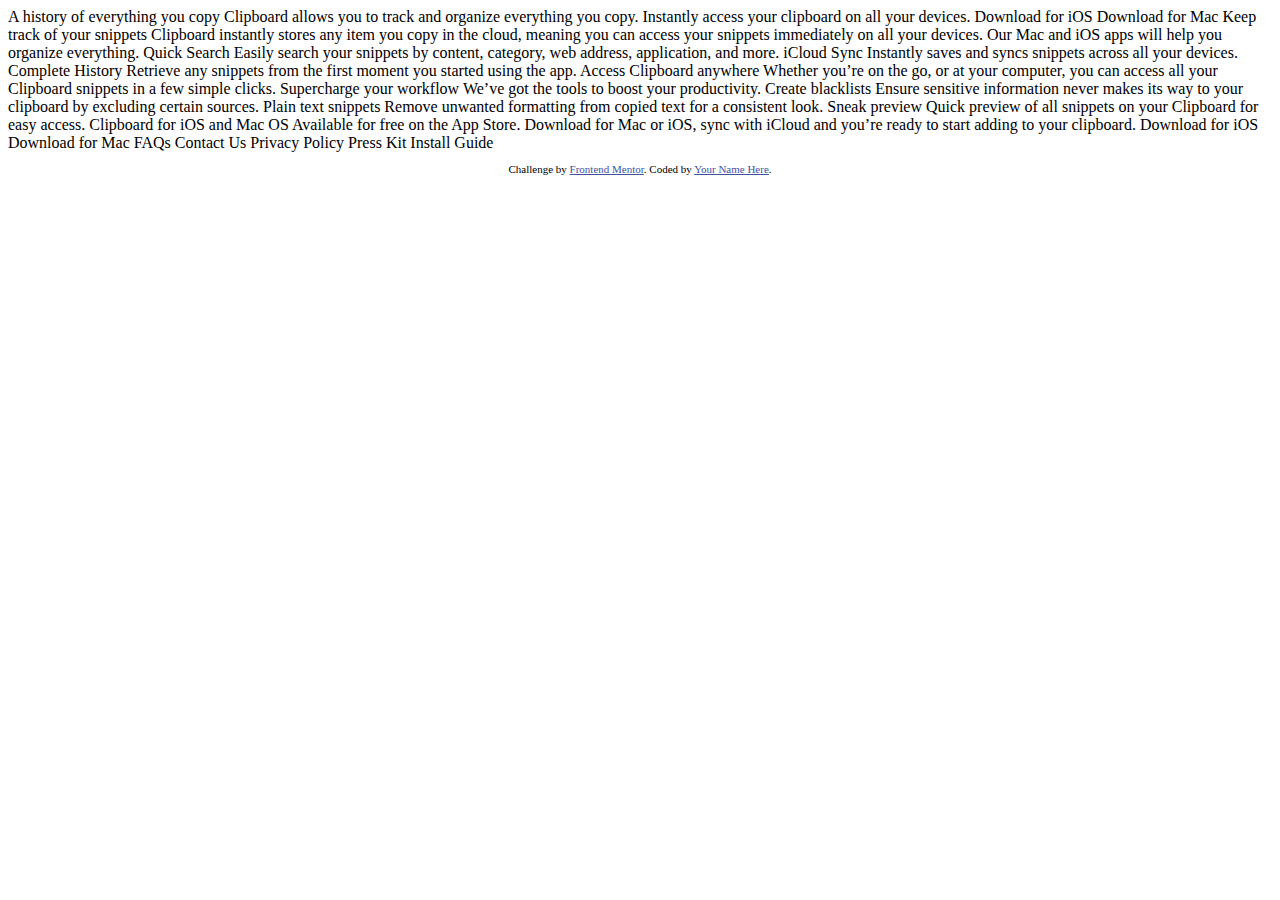
<file: clipboard-landing-page/index.html>
<!DOCTYPE html>
<html lang="en">
<head>
  <meta charset="UTF-8">
  <meta name="viewport" content="width=device-width, initial-scale=1.0"> <!-- displays site properly based on user's device -->

  <link rel="icon" type="image/png" sizes="32x32" href="./images/favicon-32x32.png">
  
  <title>Frontend Mentor | Clipboard landing page</title>

  <!-- Feel free to remove these styles or customise in your own stylesheet 👍 -->
  <style>
    .attribution { font-size: 11px; text-align: center; }
    .attribution a { color: hsl(228, 45%, 44%); }
  </style>
</head>
<body>

  A history of everything you copy

  Clipboard allows you to track and organize everything you 
  copy. Instantly access your clipboard on all your devices.

  Download for iOS
  Download for Mac

  Keep track of your snippets

  Clipboard instantly stores any item you copy in the cloud, 
  meaning you can access your snippets immediately on all your 
  devices. Our Mac and iOS apps will help you organize everything.

  Quick Search

  Easily search your snippets by content, category, web address, application, and more.

  iCloud Sync

  Instantly saves and syncs snippets across all your devices.

  Complete History

  Retrieve any snippets from the first moment you started using the app.

  Access Clipboard anywhere

  Whether you’re on the go, or at your computer, you can access all your Clipboard 
  snippets in a few simple clicks.

  Supercharge your workflow

  We’ve got the tools to boost your productivity.

  Create blacklists

  Ensure sensitive information never makes its way to your clipboard by excluding certain sources.

  Plain text snippets

  Remove unwanted formatting from copied text for a consistent look.

  Sneak preview

  Quick preview of all snippets on your Clipboard for easy access.

  Clipboard for iOS and Mac OS

  Available for free on the App Store. Download for Mac or iOS, sync with iCloud 
  and you’re ready to start adding to your clipboard.

  Download for iOS
  Download for Mac

  FAQs
  Contact Us
  Privacy Policy
  Press Kit
  Install Guide
  
  <footer>
    <p class="attribution">
      Challenge by <a href="https://www.frontendmentor.io?ref=challenge" target="_blank">Frontend Mentor</a>. 
      Coded by <a href="#">Your Name Here</a>.
    </p>
  </footer>
</body>
</html>
</file>
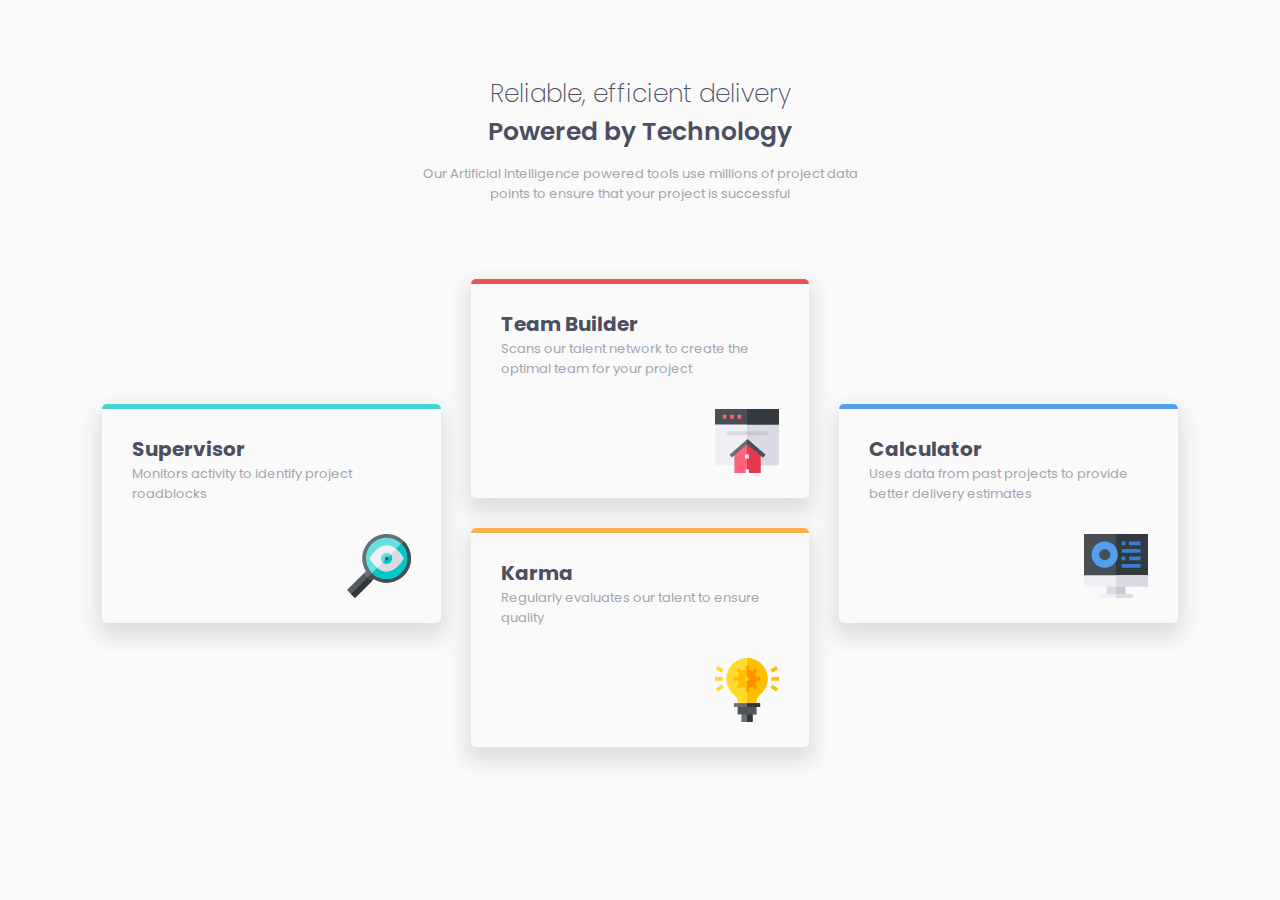
<file: four-card-feature-solution/index.html>
<!DOCTYPE html>
<html lang="en">
<head>
  <meta charset="UTF-8">
  <meta name="viewport" content="width=device-width, initial-scale=1.0">
  <meta http-equiv="X-UA-Compatible" content="ie=edge">


  <link href="https://fonts.googleapis.com/css2?family=Poppins:wght@200;400;600&display=swap" rel="stylesheet">

  <link rel="stylesheet" href="style.css">
  <link rel="icon" type="image/png" sizes="32x32" href="./images/favicon-32x32.png">
  
  <title>Frontend Mentor | Four card feature section</title>
</head>
<body>
  <header class="header">
    <h1>Reliable, efficient delivery</h1>
    <h2 >Powered by Technology</h2>

    <p>
      Our Artificial Intelligence powered tools use millions of project data points 
    to ensure that your project is successful
    </p>
  </header>

  <section class="cards">
    <div class="card1">
      <h1 class="card-title">Supervisor</h1>
      <p class="card-paragraph">Monitors activity to identify project roadblocks</p>
      <div class="card-image">
        <img src="images/icon-supervisor.svg">
      </div>
    </div>

    <div class="card2">
      <h1 class="card-title">Team Builder</h1>
      <p class="card-paragraph">Scans our talent network to create the optimal team for your project</p>
      <div class="card-image">
        <img src="images/icon-team-builder.svg">
      </div>
    </div>
    
    <div class="card3">
      <h1 class="card-title">Karma</h1>
      <p class="card-paragraph">Regularly evaluates our talent to ensure quality</p>
      <div class="card-image">
        <img src="images/icon-karma.svg">
      </div>
    </div>

    <div class="card4">
      <h1 class="card-title">Calculator</h1>
      <p class="card-paragraph">Uses data from past projects to provide better delivery estimates</p>
      <div class="card-image">
        <img src="images/icon-calculator.svg">
      </div>
    </div>
  </section>
</body>
</html>
</file>
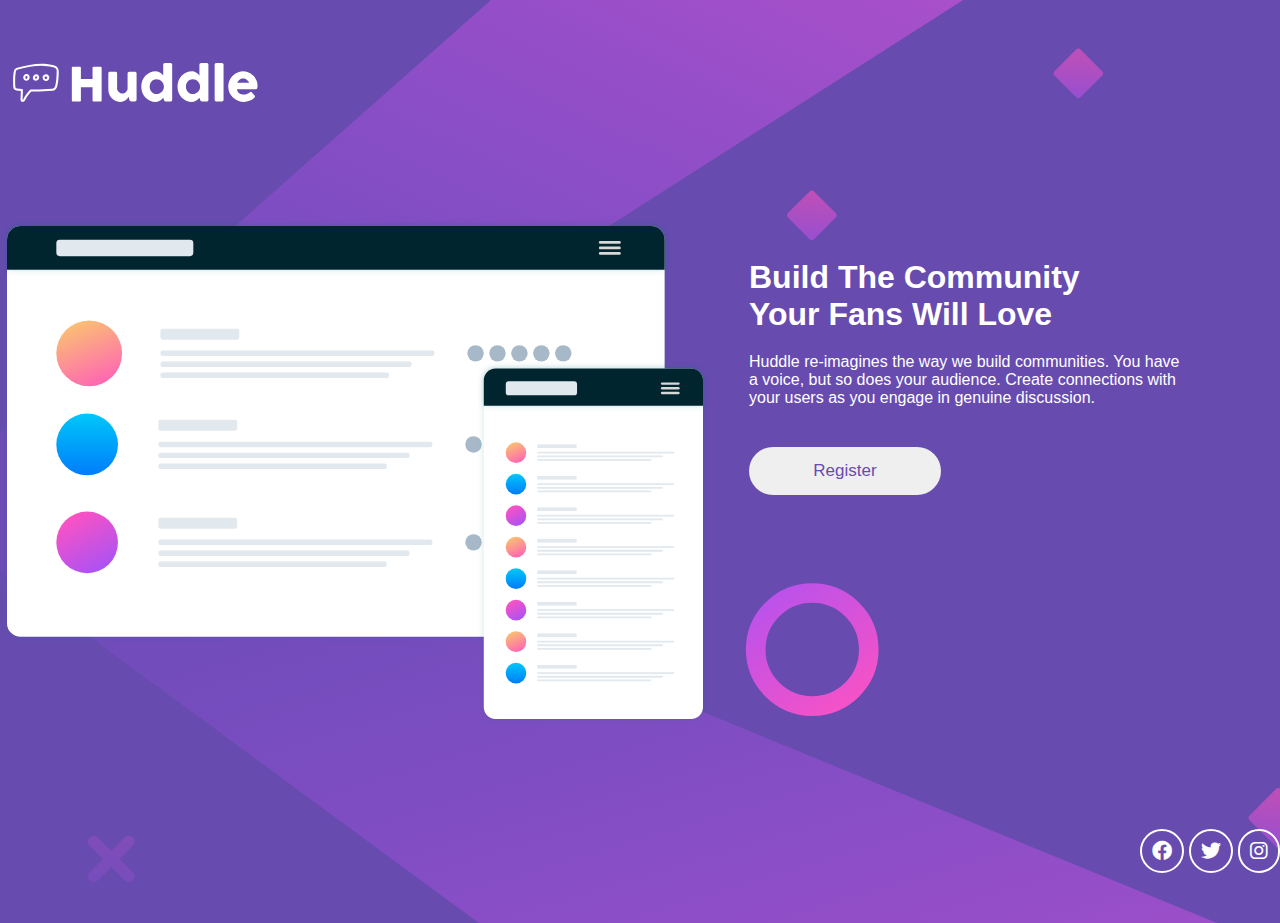
<file: huddle-landing-page/index.html>
<!DOCTYPE html>
<html lang="en">

<head>
  <meta charset="UTF-8" />
  <meta name="viewport" content="width=device-width, initial-scale=1.0">

  <link rel="icon" type="image/png" sizes="32x32" href="./images/favicon-32x32.png" />

  <title>
    Frontend Mentor | Huddle landing page with single introductory section
  </title>
  <link rel="stylesheet" href="styles.css" />
  <link rel="stylesheet" href="https://cdnjs.cloudflare.com/ajax/libs/font-awesome/6.0.0-beta3/css/all.min.css" />
  </style>
</head>

<body>
  <div id="main-card">
  <header>
    <img src="./images/logo.svg" alt="logo-img" />
  </header>

  <main>
    <div class="left-panel">
      <img src="./images/illustration-mockups.svg" alt="illustration-mockups" />
    </div>

    <div class="right-panel">
      <h1> Build The Community Your Fans Will Love</h1>
      <p>Huddle re-imagines the way we
        build communities. You have a voice, but so does your audience. Create
        connections with your users as you engage in genuine discussion.</p>
      <input type="button" value="Register" id="button">
    </div>
  </main>

  <footer>
    <div class="links">
      <i class="fab fa-facebook"></i>
      <i class="fab fa-twitter"></i>
      <i class="fab fa-instagram"></i>
    </div>
  </footer>
</div>
</body>
</html>
</file>
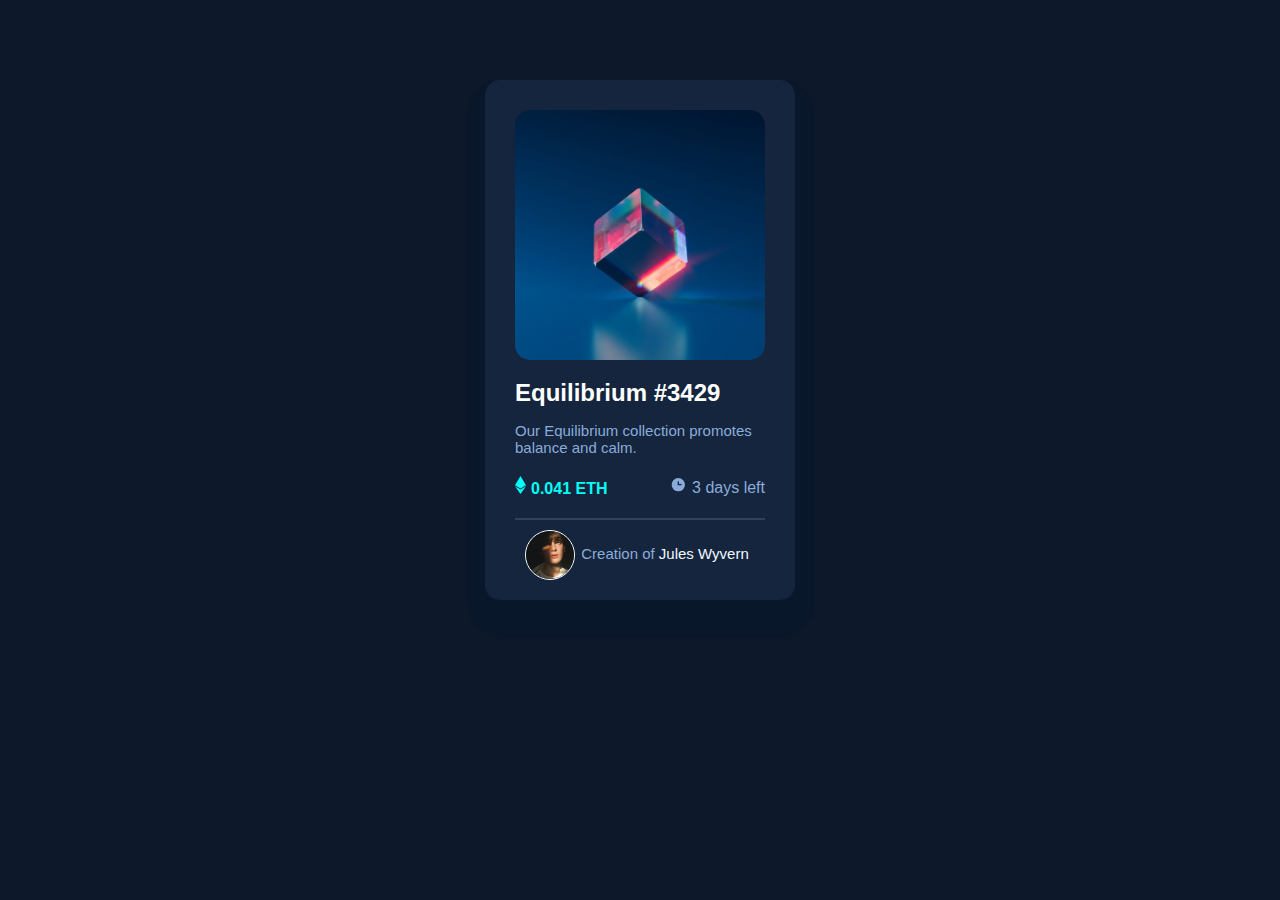
<file: nft-preview-card-component/index.html>
<!DOCTYPE html>
<html lang="en">
<head>
  <meta charset="UTF-8">
  <meta name="viewport" content="width=device-width, initial-scale=1.0"> 
  <link rel="stylesheet" href="style.css">
  <link rel="icon" type="image/png" sizes="32x32" href="./images/favicon-32x32.png">
  
  <title>Frontend Mentor | NFT preview card component</title>

  
  <style>
    .attribution { font-size: 11px; text-align: center; }
    .attribution a { color: hsl(228, 45%, 44%); }
  </style>
</head>
<body>
<main>
  <div class="main-img">
    <img src="images/image-equilibrium.jpg" alt="Equilibrium-img">
  </div>
  <div class="section">

    <h2>Equilibrium #3429</h2>

    <p>Our Equilibrium collection promotes balance and calm.</p>
  <div class="section-down">
    <div class="sd-left">
      <svg width="11" height="18" xmlns="http://www.w3.org/2000/svg"><path d="M11 10.216 5.5 18 0 10.216l5.5 3.263 5.5-3.262ZM5.5 0l5.496 9.169L5.5 12.43 0 9.17 5.5 0Z" fill="#00FFF8"/></svg>0.041 ETH
    </div>
    <div class="sd-right">
      <svg width="17" height="17" xmlns="http://www.w3.org/2000/svg"><path d="M8.305 2.007a6.667 6.667 0 1 0 0 13.334 6.667 6.667 0 0 0 0-13.334Zm2.667 7.334H8.305a.667.667 0 0 1-.667-.667V6.007a.667.667 0 0 1 1.334 0v2h2a.667.667 0 0 1 0 1.334Z" fill="#8BACD9"/></svg>3 days left
    </div>
    
  </div>
  <hr class="custom-hr">
  <div class="author-section">
    <img src="images/image-avatar.png" alt="author-profile">
    <p>Creation of <b>Jules Wyvern</b></p>
  </div>
    
  </div>
 
</main>
  <!-- <div class="attribution">
    Challenge by <a href="https://www.frontendmentor.io?ref=challenge" target="_blank">Frontend Mentor</a>. 
    Coded by <a href="#">Your Name Here</a>.
  </div> -->
</body>
</html>
</file>
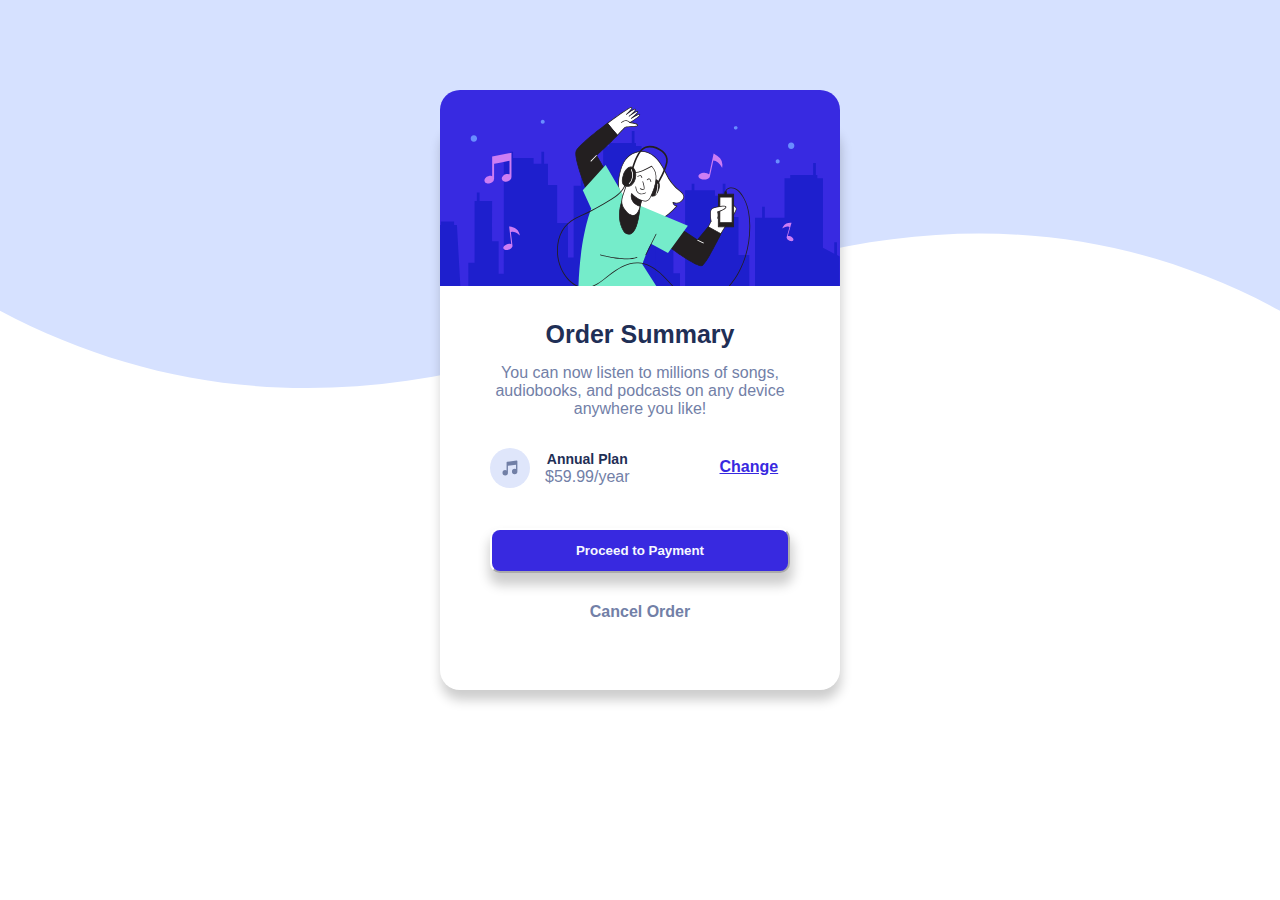
<file: order-summary-component/index.html>
<!DOCTYPE html>
<html lang="en">

<head>
  <meta charset="UTF-8" />
  <meta name="viewport" content="width=device-width, initial-scale=1.0" />
  <!-- displays site properly based on user's device -->

  <link rel="icon" type="image/png" sizes="32x32" href="./images/favicon-32x32.png" />
  <link rel="stylesheet" href="styles.css" />
  <title>Frontend Mentor | Order summary card</title>

  <!-- Feel free to remove these styles or customise in your own stylesheet 👍 -->
  <style>
    .attribution {
      font-size: 11px;
      text-align: center;
    }

    .attribution a {
      color: hsl(228, 45%, 44%);
    }
  </style>
</head>

<body>
  <main>
    <div class="card">
      <top-image>
        <div class="image">
          <img src="images/illustration-hero.svg" alt="top-img" />
        </div>
      </top-image>
      <sub-content>        
        <subcon-heading>
          <div class="summary">
            <h1>Order Summary</h1>
          </subcon-heading>

        <des-section>
          <p>
            You can now listen to millions of songs, audiobooks, and podcasts on
            any device anywhere you like!
          </p>
        </des-section>

        <Plan-section>
          <div class="plan-details">
            <div class="left-part">
              <img src="images/icon-music.svg" alt="icon-music" />
              <p>
                <b>Annual Plan</b><br>
                $59.99/year
              </p>
            </div>
            <div class="right-part">
              <p><u>Change</u></p>
            </div>
          </div>
        </Plan-section>

        <submit-icon>
          <div class="submit">
            <button>Proceed to Payment</button>
            <p>Cancel Order</p>
          </div>
        </submit-icon>
    </div>
    </div>
    </sub-content>
  </main>
   <!-- <div class="attribution">
      Challenge by
      <a href="https://www.frontendmentor.io?ref=challenge" target="_blank"
        >Frontend Mentor</a
      >. Coded by <a href="#">Jeffin Issac</a>.
    </div>  -->
</body>

</html>
</file>
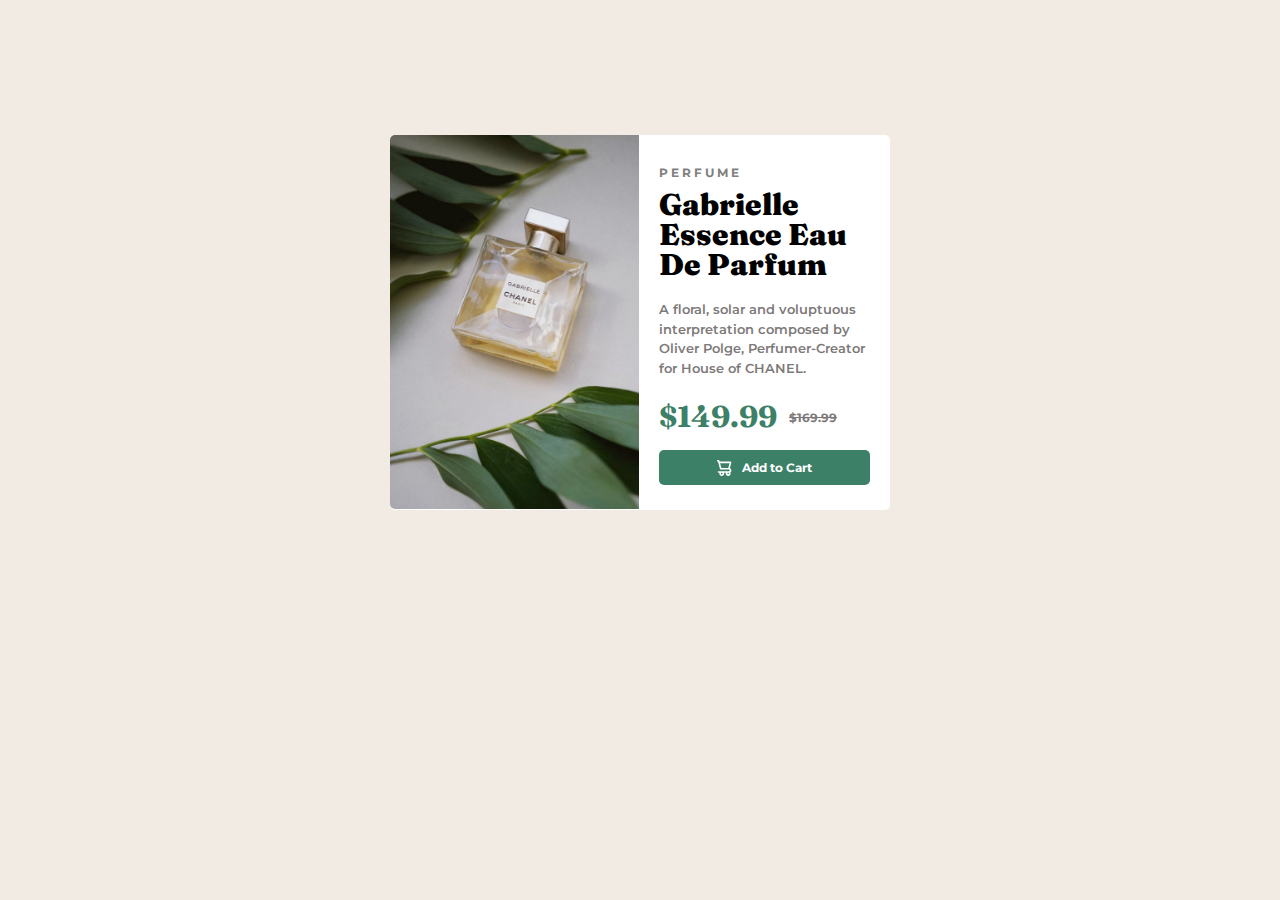
<file: product-preview-card/index.html>
<!DOCTYPE html>
<html lang="en">
  <head>
    <meta charset="UTF-8" />
    <meta name="viewport" content="width=device-width, initial-scale=1.0" />

    <link
      rel="icon"
      type="image/png"
      sizes="32x32"
      href="./images/favicon-32x32.png"
    />
    <link rel="stylesheet" href="styles.css" />
    <title>Frontend Mentor | Product preview card component</title>
  </head>
  <body>
    <main>
    <div class="main">
      <left-section></left-section>
      <div class="section-left">
        <img src="images/image-product-desktop.jpg" alt="product-img" />
      </div>
    </left-section>

    <right-section>
      <div class="section-right">

        <heading>
        <div class="text-one">
          <p>P E R F U M E</p>
        </div>
      </heading>

      <product-name>
        <div class="text-two">
          <h2>Gabrielle Essence Eau De Parfum</h2>
        </div>
      </product-name>

      <Product-description>
        <div class="des">
          <p>
            A floral, solar and voluptuous interpretation composed by Oliver
            Polge, Perfumer-Creator for House of CHANEL.
          </p>
        </div>
      </Product-description>

      <Price-section>
        <div class="price">
          <div class="sale-price">
            <p>$149.99</p>
          </div>
          <div class="real-price">
            <p><strike>$169.99</strike></p>
          </div>
        </div>
      </Price-section>

      <cart-button>
        <div class="cartbtn">
          <svg width="15" height="16" xmlns="http://www.w3.org/2000/svg">
            <path
              d="M14.383 10.388a2.397 2.397 0 0 0-1.518-2.222l1.494-5.593a.8.8 0 0 0-.144-.695.8.8 0 0 0-.631-.28H2.637L2.373.591A.8.8 0 0 0 1.598 0H0v1.598h.983l1.982 7.4a.8.8 0 0 0 .799.59h8.222a.8.8 0 0 1 0 1.599H1.598a.8.8 0 1 0 0 1.598h.943a2.397 2.397 0 1 0 4.507 0h1.885a2.397 2.397 0 1 0 4.331-.376 2.397 2.397 0 0 0 1.12-2.021ZM11.26 7.99H4.395L3.068 3.196h9.477L11.26 7.991Zm-6.465 6.392a.8.8 0 1 1 0-1.598.8.8 0 0 1 0 1.598Zm6.393 0a.8.8 0 1 1 0-1.598.8.8 0 0 1 0 1.598Z"
              fill="#FFF"
            />
          </svg>
          <p>Add to Cart</p>
        </div>
      </cart-button>
      
      </div>
    </right-section>
    </div>
  
  </main>
  </body>
</html>
</file>
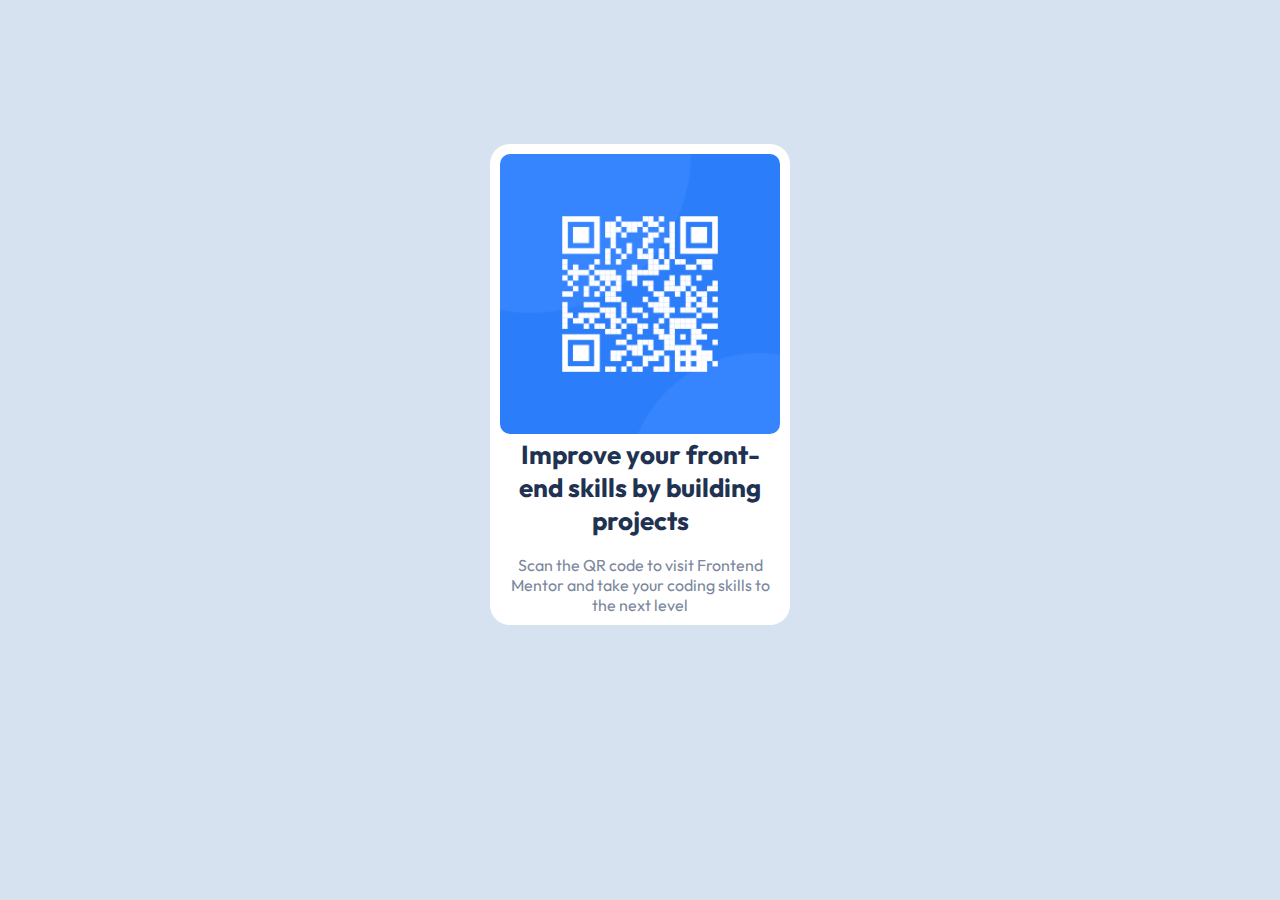
<file: QR-CODE-VIEWER/index.html>
<!DOCTYPE html>
<html lang="en">
<head>
    <meta charset="UTF-8">
    <meta name="viewport" content="width=device-width, initial-scale=1.0">
    <link rel="stylesheet" href="styles.css">
    <link rel="icon" type="image/png" sizes="32x32" href="./images/favicon-32x32.png">
    <link rel="preconnect" href="https://fonts.googleapis.com">
<link rel="preconnect" href="https://fonts.gstatic.com" crossorigin>
<link href="https://fonts.googleapis.com/css2?family=Outfit&display=swap" rel="stylesheet">
    <title>FRONTEND MENTOR | QR-CODE-COMPONENT</title>
</head>
<body>
    <main>
        <div class="main">
            <img src="images/image-qr-code.png" alt="qr-img" ><br>
            <div class="text">
            Improve your front-end skills by building projects <br>
        </div> 
<br>

        <div class="text2">
            Scan the QR code to visit Frontend  Mentor and take your coding skills to the next level
        </div>
        </div>

            </a>
        </div>
    </main>

<!--     <div class="attribution">
        Challenge by <a href="https://www.frontendmentor.io?ref=challenge" target="_blank">Frontend Mentor</a>. 
        Coded by <a href="#">Jeffin Issac</a>.
      </div> -->
</body>
</html>
</file>
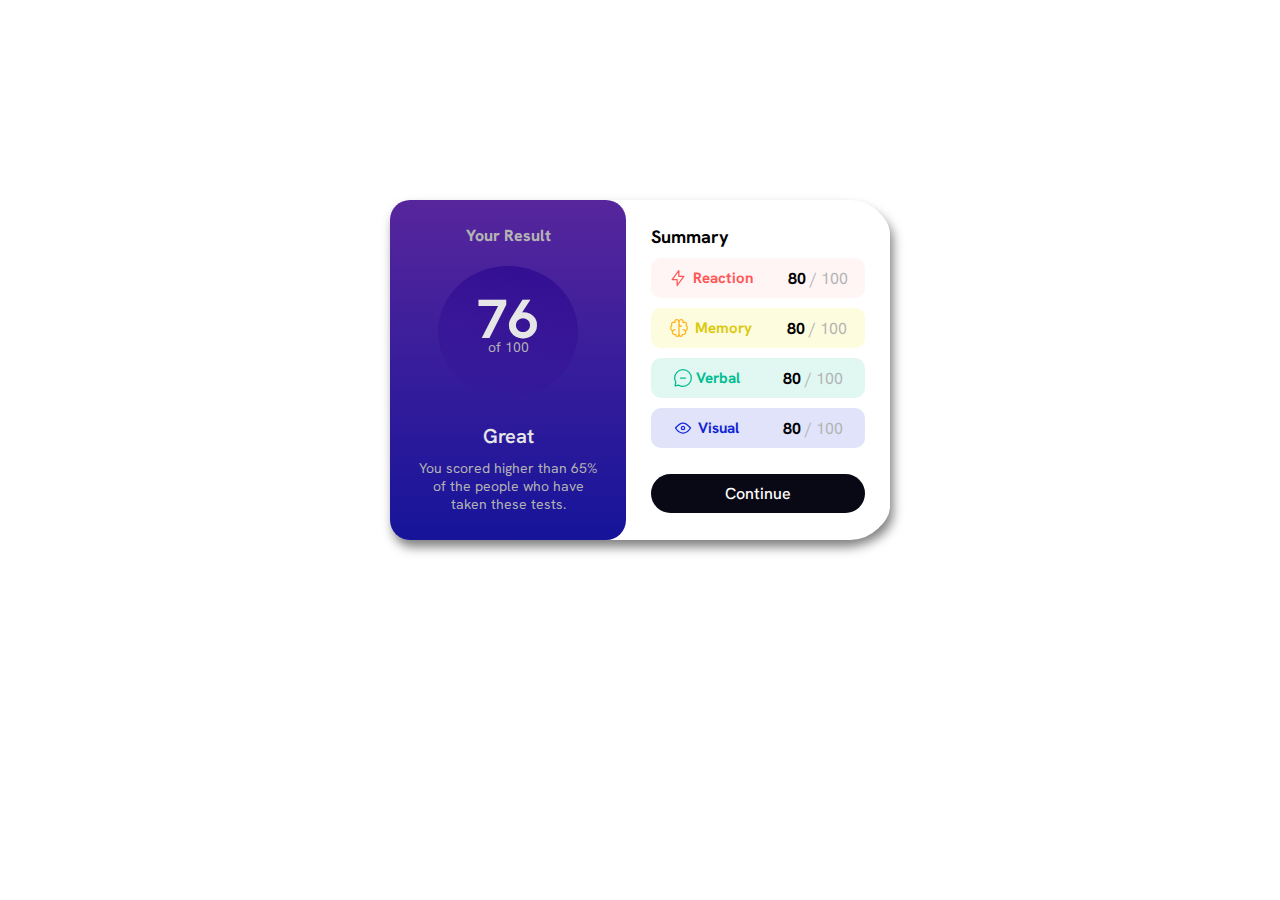
<file: Result-Summary-Component/index.html>
<!DOCTYPE html>
<html lang="en">
<head>
  <meta charset="UTF-8">
  <meta name="viewport" content="width=device-width, initial-scale=1.0"> 

  <link rel="icon" type="image/png" sizes="32x32" href="./assets/images/favicon-32x32.png">
  
  <title>Frontend Mentor | Results summary component</title>
  <link rel="stylesheet" href="styles.css">  
  <style>
    .attribution { font-size: 11px; text-align: center; }
    .attribution a { color: hsl(228, 45%, 44%); }
  </style>
</head>
<body>
<div class="main-card">
  <div class="result-card">
    <h4>Your Result</h4>
    <div class="mark-circle">
      <h1>76</h1>
      <p>of 100</p>
    </div>
    <h3>Great</h3>
    <p>You scored higher than 65% of the people who have taken these tests.</p>
  </div>
 <div class="summary-card">
  <div class="summary">
  <h4>Summary</h4>
</div>
  <div class="reaction">
  <img src="assets/images/icon-reaction.svg" alt="icon-reaction">
 <h4>Reaction</h4>
   <p><b>80</b> / 100</p>
  </div>

  <div class="memory">
    <img src="assets/images/icon-memory.svg" alt="icon-reaction">    <h4>Memory</h4>
    <p><b>80</b> / 100</p>
   </div>

   <div class="verbal">
    <img src="assets/images/icon-verbal.svg" alt="icon-reaction">    <h4>Verbal</h4>
    <p><b>80</b> / 100</p>
   </div>

   <div class="visual">
    <img src="assets/images/icon-visual.svg" alt="icon-reaction">    <h4>Visual</h4>
    <p><b>80</b> / 100</p>
   </div>

   <div class="continuebtn">
    <p>Continue</p>
   </div>


  </div>

</div>
</body>
</html>
</file>
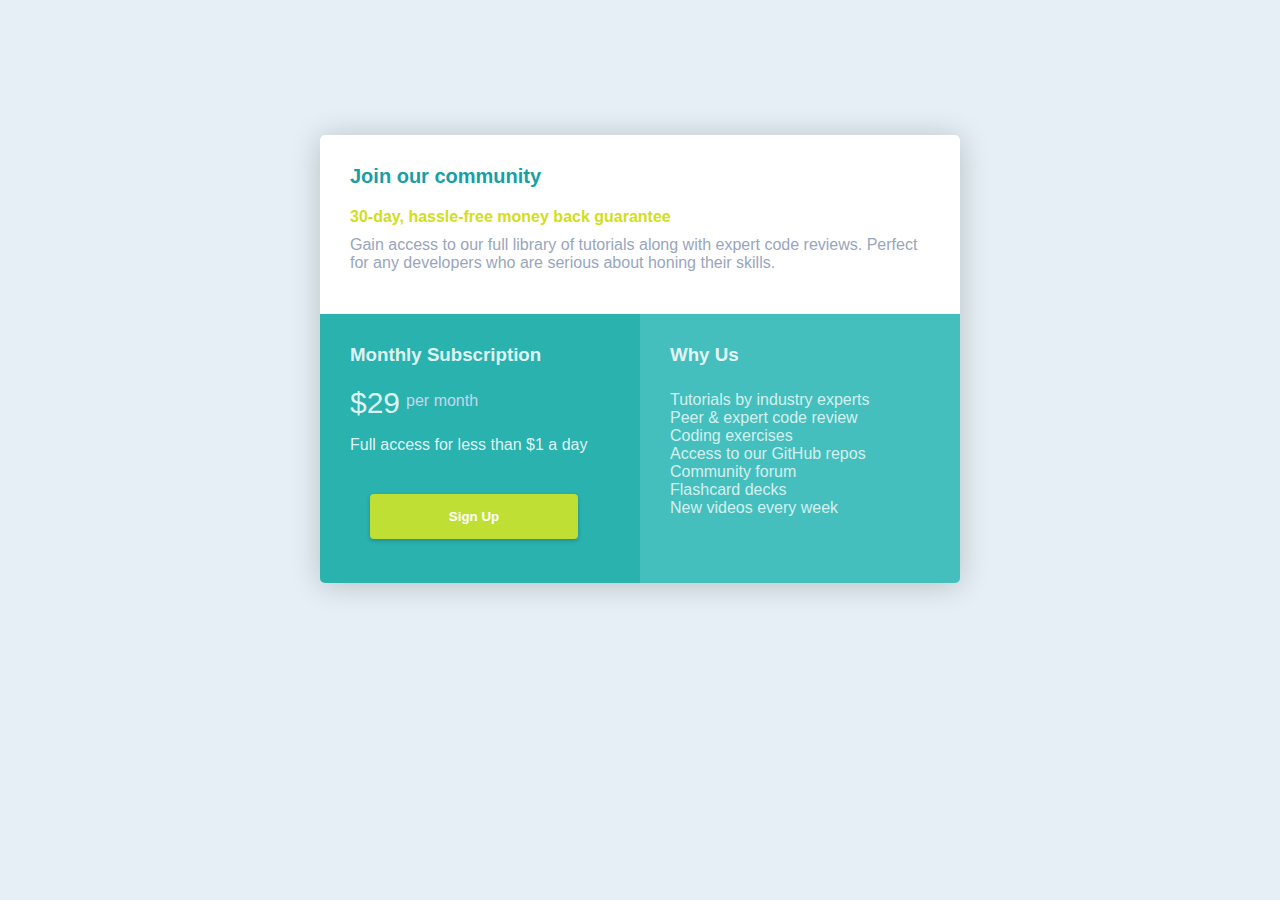
<file: single-price-grid-component/index.html>
<!DOCTYPE html>
<html lang="en">
  <head>
    <meta charset="UTF-8" />
    <meta name="viewport" content="width=device-width, initial-scale=1.0" />
    <!-- displays site properly based on user's device -->
    <link rel="stylesheet" href="styles.css" />
    <link
      rel="icon"
      type="image/png"
      sizes="32x32"
      href="./images/favicon-32x32.png"
    />

    <title>Frontend Mentor | Single Price Grid Component</title>
  </head>
  <body>
    <div class="main-box">
      <div class="row1">
        <h1>Join our community</h1>
        <p id="money-back">30-day, hassle-free money back guarantee</p>
        <p>
          Gain access to our full library of tutorials along with expert code
          reviews. Perfect for any developers who are serious about honing their
          skills.
        </p>
      </div>
      <!--Row 1-->

      <div class="row2">
        <div class="colL">
          <h3>Monthly Subscription</h3>
          <div class="price-box">
            <div class="dollar">&dollar;29</div>
            <!--Price container Left-->

            <div class="time-period">
              <!--Price container Right-->
              per month
            </div>
          </div>
          <!--Div Container for Price -->

          <p>Full access for less than &dollar;1 a day</p>
          <button>Sign Up</button>
          <!--Sign up button-->
        </div>
        <!--Column Left-->
        <div class="colR">
          <h3>Why Us</h3>
          <p>
            Tutorials by industry experts<br />
            Peer &amp; expert code review<br />
            Coding exercises<br />
            Access to our GitHub repos<br />
            Community forum<br />
            Flashcard decks<br />
            New videos every week
          </p>
        </div>
        <!--Column Right-->
      </div>
      <!--Row 2-->
    </div>
    <!--Main box-->
  </body>
</html>
</file>
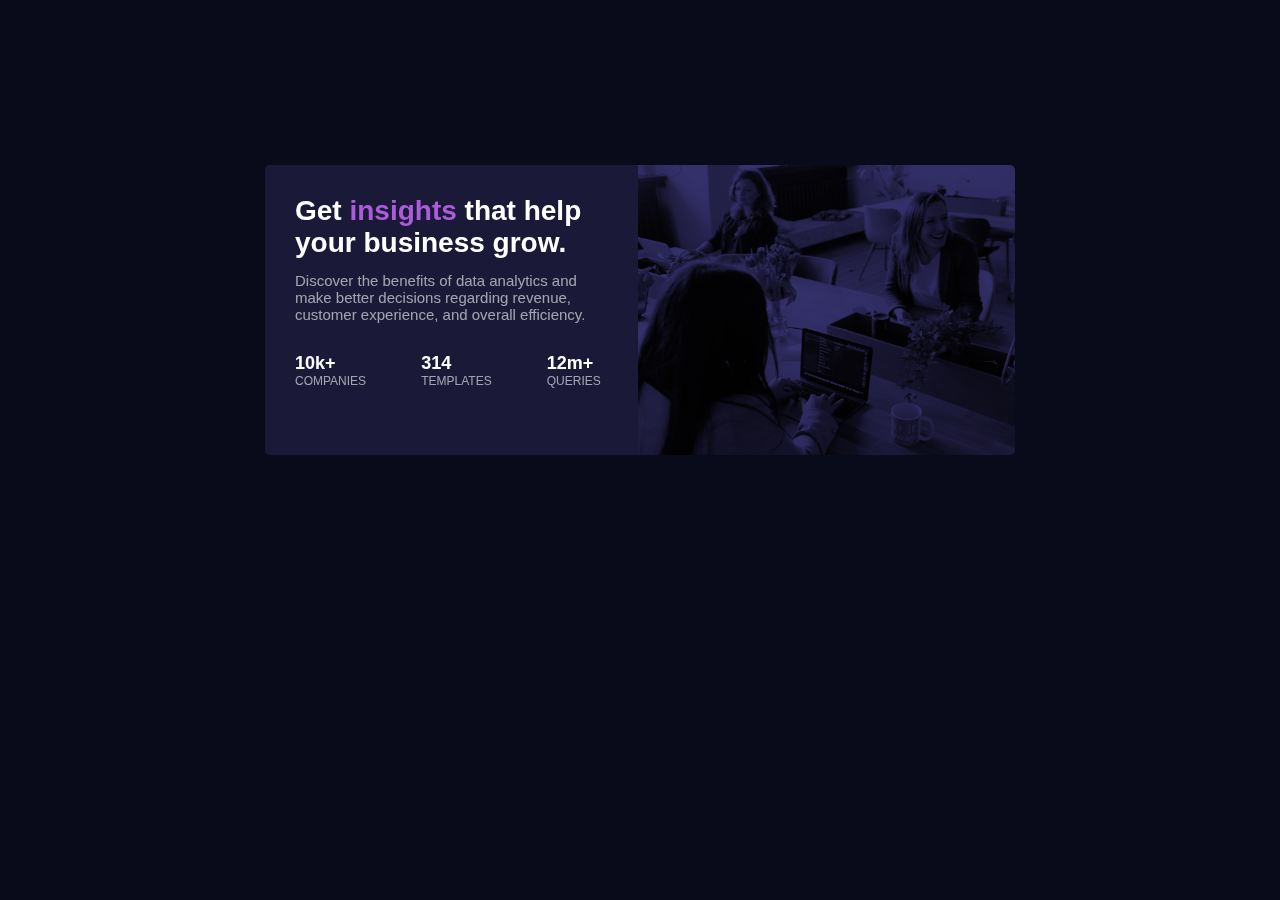
<file: stats-preview-card/index.html>
<!DOCTYPE html>
<html lang="en">
  <head>
    <meta charset="UTF-8" />
    <meta name="viewport" content="width=device-width, initial-scale=1.0" />
    <!-- displays site properly based on user's device -->

    <link
      rel="icon"
      type="image/png"
      sizes="32x32"
      href="./images/favicon-32x32.png"
    />

    <title>Frontend Mentor | Stats preview card component</title>
    <link rel="stylesheet" href="styles.css" />

    <!-- Feel free to remove these styles or customise in your own stylesheet 👍 -->
    <style>
      .attribution {
        font-size: 11px;
        text-align: center;
      }

      .attribution a {
        color: hsl(228, 45%, 44%);
      }
    </style>
  </head>

  <body>
    <div class="main">
      <div class="img-section">
        <img src="images/image-header-desktop.jpg" alt="image-header" />
      </div>
      <div class="left-section">
        <h1>Get <accent>insights</accent> that help your business grow.</h1>
        <info>
          <p>
            Discover the benefits of data analytics and make better decisions
            regarding revenue, customer experience, and overall efficiency.
          </p>
        </info>
        <div class="stats-section">
          <div class="comp-one">
            <h2>10k+</h2>
            COMPANIES
          </div>
          <div class="comp-two">
            <h2>314</h2>
            TEMPLATES
          </div>
          <div class="comp-three">
            <h2>12m+</h2>
            QUERIES
          </div>
        </div>
      </div>
    </div>
  </body>
</html>
</file>
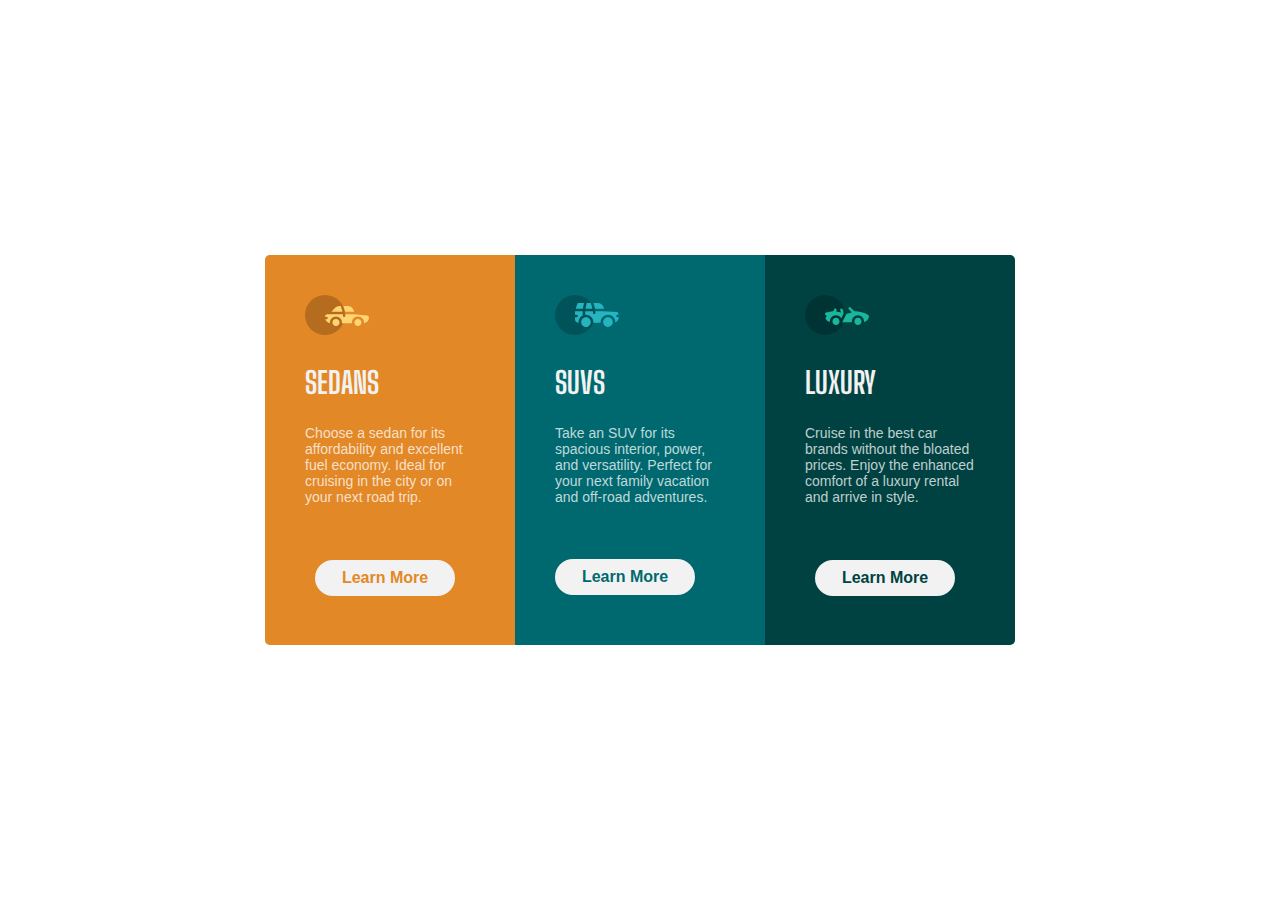
<file: tri-column-card/index.html>
<!DOCTYPE html>
<html lang="en">

<head>
  <meta charset="UTF-8">
  <meta name="viewport" content="width=device-width, initial-scale=1.0">
  <!-- displays site properly based on user's device -->

  <link rel="icon" type="image/png" sizes="32x32" href="./images/favicon-32x32.png">
  <link rel="stylesheet" href="styles.css">
  <title>Frontend Mentor | 3-column preview card component</title>

  <style>
    .attribution {
      font-size: 11px;
      text-align: center;
    }

    .attribution a {
      color: hsl(228, 45%, 44%);
    }
  </style>
</head>

<body>
  <main>
    <div class="main-card">
      
      <div class="sub-card1">
           <svg width="64" height="40" xmlns="http://www.w3.org/2000/svg"><g fill="none" fill-rule="evenodd"><circle fill="#000" opacity=".201" cx="20" cy="20" r="20"/><path d="M52.936 24.11c1.942 0 3.517 1.542 3.517 3.445 0 1.903-1.575 3.445-3.517 3.445s-3.516-1.542-3.516-3.445c0-1.903 1.574-3.445 3.516-3.445zm-21.957 0c1.942 0 3.517 1.542 3.517 3.445 0 1.903-1.575 3.445-3.517 3.445s-3.516-1.542-3.516-3.445c0-1.903 1.574-3.445 3.516-3.445zm6.948-4.848v1.429c0 .716.61 1.293 1.348 1.259a1.295 1.295 0 001.225-1.295v-1.393h8.256l13.483 1.313c.956.093 1.676.881 1.676 1.814 0 2.89-2.126 5.303-4.926 5.819.397-3.557-2.458-6.62-6.053-6.62-3.646 0-6.504 3.14-6.039 6.723h-9.879c.466-3.588-2.397-6.722-6.039-6.722-3.595 0-6.45 3.062-6.052 6.62-2.14-.398-3.916-1.912-4.61-3.931h1.142c.731 0 1.32-.598 1.285-1.322-.033-.678-.629-1.2-1.322-1.2H20v-.251c0-1.274 1.066-2.243 2.306-2.243h15.62zM42.59 11c2.645 0 4.99 1.556 5.972 3.963l.726 1.779H40.17L38.413 11h4.178zm-6.865 0l1.758 5.741H26.505l3.357-3.654A6.502 6.502 0 0134.644 11h1.082z" fill="#FFD473" fill-rule="nonzero"/></g></svg>
      <div class="heading">SEDANS</div>
      <div class="para">
        Choose a sedan for its affordability and excellent fuel economy. Ideal for cruising in the city
        or on your next road trip.
      </div>
      <div class="info-button">Learn More</div>
    </div>


    <div class="sub-card2">
        <svg width="64" height="40" xmlns="http://www.w3.org/2000/svg"><g fill="none" fill-rule="evenodd"><circle fill="#000" opacity=".201" cx="20" cy="20" r="20"/><path d="M31.002 22.358c2.917 0 5.18 2.593 4.762 5.506a4.828 4.828 0 01-2.962 3.778 4.797 4.797 0 01-5.3-1.165c-1.188-1.26-1.235-2.613-1.263-2.613-.42-2.924 1.857-5.506 4.763-5.506zm22 0c3.457 0 5.798 3.567 4.41 6.744A4.816 4.816 0 0152.3 31.94a4.826 4.826 0 01-4.06-4.077c-.42-2.915 1.846-5.506 4.762-5.506zm-15.04-6.083v1.462a1.29 1.29 0 001.352 1.29c.693-.033 1.227-.631 1.227-1.326v-1.426h8.3l13.056.716a1.29 1.29 0 011.164.917c.27.895.446 1.477.563 1.87h-1.047c-.694 0-1.291.534-1.324 1.228a1.29 1.29 0 001.288 1.352h1.445c-.164 2.225-1.57 4.193-3.6 5.05.13-4.212-3.255-7.63-7.384-7.63-4.317 0-7.762 3.718-7.358 8.086h-7.285c.43-4.655-3.503-8.531-8.131-8.046v-3.543h7.734zm-10.312 0v4.308a7.4 7.4 0 00-4.006 7.274 3.874 3.874 0 01-3.642-3.864v-1.635h1.46a1.29 1.29 0 000-2.58h-1.461v-3.213l.003-.29h7.646zm14.986-8.196c2.65 0 5 1.592 5.984 4.055l.63 1.579a5.525 5.525 0 01-.065-.004l-.026-.002-.034-.002-.022-.002a4.178 4.178 0 00-.224-.006l-.098-.001h-.039l-.136-.001h-.052l-.326-.001H40.211L38.528 8.08zm-13.632 0l-1.122 5.616h-7.144l1.47-4.71a1.29 1.29 0 011.231-.906h5.565zm6.832 0l1.683 5.615h-7.007l1.121-5.615h4.203z" fill="#26B5C0" fill-rule="nonzero"/></g></svg> 
      <div class="heading">SUVS</div>
         <div class="para">
          Take an SUV for its spacious interior, power, and versatility. Perfect for your next family vacation
          and off-road adventures.
         </div>
        <div class = "info-button">Learn More</div>
    </div>

    
    <div class="sub-card3">
        <svg width="64" height="40" xmlns="http://www.w3.org/2000/svg"><g fill="none" fill-rule="evenodd"><circle fill="#000" opacity=".201" cx="20" cy="20" r="20"/><path d="M30.98 22.835c1.941 0 3.516 1.604 3.516 3.583 0 1.978-1.575 3.582-3.517 3.582s-3.516-1.604-3.516-3.582c0-1.979 1.574-3.583 3.516-3.583zm21.956 0c1.942 0 3.517 1.604 3.517 3.583 0 1.978-1.575 3.582-3.517 3.582s-3.516-1.604-3.516-3.582c0-1.979 1.574-3.583 3.516-3.583zm-9.143-10.45a1.27 1.27 0 011.819 0l3.715 3.784c4.444-.115 9.7 1.142 13.964 3.753.387.237.624.664.624 1.124 0 3.006-2.126 5.514-4.926 6.05.397-3.698-2.458-6.882-6.053-6.882-3.646 0-6.504 3.264-6.039 6.99h-9.669c.76-1.544.993-2.026 1.337-2.711l.082-.162c.421-.835 1.056-2.07 2.883-5.65 1.68-.023 3.47-.408 5.247-1.403l-2.984-3.04a1.328 1.328 0 010-1.854zm-7.68 1.064c.683-.2 1.395.202 1.592.898l.749 2.652a3.46 3.46 0 01-.247 2.51l-1.733 3.395-.216.424c-1.07-1.89-3.06-3.114-5.279-3.114-3.595 0-6.45 3.184-6.052 6.885-1.832-.347-3.414-1.537-4.278-3.276a1.331 1.331 0 01.117-1.376l.955-1.303-1.325-1.295c-.751-.735-.376-2.024.64-2.231l6.614-1.346.13-.026c.092-.019.145-.03.157-.031.314-.146 1.07-.591 1.07-1.506 0-.734.592-1.327 1.316-1.31.712.016 1.268.662 1.256 1.388a4.11 4.11 0 01-.348 1.611 22.69 22.69 0 014.7 1.146l-.7-2.473a1.314 1.314 0 01.882-1.622z" fill="#19B89D" fill-rule="nonzero"/></g></svg>
            <div class ="heading">LUXURY</div>
         <div class="para">
          Cruise in the best car brands without the bloated prices. Enjoy the enhanced comfort of a luxury
          rental and arrive in style.
         </div>
       <div class="info-button">Learn More</div>
    </div>

   </div>
  </main>
  <!-- <div class="attribution">
    Challenge by <a href="https://www.frontendmentor.io?ref=challenge" target="_blank">Frontend Mentor</a>.
    Coded by <a href="#">Your Name Here</a>. -->
  <!-- </div> -->
</body>

</html>
</file>
<file: four-card-feature-solution/style.css>
* {
    box-sizing: border-box;
}

html {
    font-size: 62.5%;
    font-family: 'Poppins', sans-serif;
}

body {
    margin: 0;
    padding: 0;
    background-color: hsl(0, 0%, 98%);
}

.header {
    margin: 7.5rem auto;
    padding: 0 3rem;
    max-width: 525px;
    text-align: center;
}

.header > h1 {
    text-align: center;
    color: hsl(234, 12%, 34%);
    font-weight: 200;
    font-size: 2.5rem;
    margin: 0;
}

.header > h2{
    text-align: center;
    color: hsl(234, 12%, 34%);
    font-weight: 600;
    font-size: 2.5rem;
    margin: 0;
}

.header > p {
    text-align: center;
    color: hsl(229, 6%, 66%);
    font-weight: 400;
    font-size: 1.5rem;
}

.cards {
    margin: 7.5rem 8% 0;
}

.card1 {
    border-radius: .5rem;
    padding: 2.5rem 3rem;
    margin-bottom: 3rem;
    box-shadow: 0 1rem 2rem .5rem #dedede;
    border-top: .5rem solid hsl(180, 62%, 55%);
}

.card2 {
    border-radius: .5rem;
    padding: 2.5rem 3rem;
    margin-bottom: 3rem;
    box-shadow: 0 1rem 2rem .5rem #dedede;
    border-top: .5rem solid hsl(0, 78%, 62%);
}

.card3 {
    border-radius: .5rem;
    padding: 2.5rem 3rem;
    margin-bottom: 3rem;
    box-shadow: 0 1rem 2rem .5rem #dedede;
    border-top: .5rem solid hsl(34, 97%, 64%);
}

.card4 {
    border-radius: .5rem;
    padding: 2.5rem 3rem;
    margin-bottom: 3rem;
    box-shadow: 0 1rem 2rem .5rem #dedede;
    border-top: .5rem solid hsl(212, 86%, 64%);
}

.card-title {
    margin: 0;
    font-size: 2rem;
    color: hsl(234, 12%, 34%);
}

.card-paragraph {
    margin: 0;
    font-size: 1.3rem;
    color: hsl(229, 6%, 66%);
}

.card-image {
    padding-top: 3rem;
    display: flex;
    justify-content: right;
}

@media (min-width: 768px) {
    .header > p {
        font-size: 1.4rem;
    }

    .cards {
        display: grid;
        grid-template-columns: repeat(2, 1fr);
        column-gap: 3rem;       
    }
}

@media (min-width: 1250px) {
    .card1  {
        grid-area: start;
        align-self: center;
    }

    .card2 {
        grid-area: mid1;
    }
    .card3 {
        grid-area: mid2;
    }
    .card4 {
        grid-area: end;
        align-self: center;
    }
    
    .cards {
        grid-template-columns: repeat(3, 1fr);
        grid-template-rows: repeat(2, 1fr);
        grid-template-areas: 
        "start mid1 end"
        "start mid2 end";       
    }

    .header > p {
        font-size: 1.3rem;
    }


}
</file>
<file: huddle-landing-page/styles.css>
@import url('https://fonts.google.com/specimen/Poppins');
@import url('https://fonts.google.com/specimen/Open+Sans');
*{
  margin: 0;
  padding: 0;
  box-sizing: border-box; 
}

body{
  background-color: hsl(257,40%,49%);
  background-image: url('./images/bg-desktop.svg');
  background-size:cover;
  background-repeat: no-repeat;
}

#main-card{
  width: 80em;
  margin: 50px auto;
}

main{
  display: flex;
  margin: 100px auto;
}

.right-panel{
  font-family:'Poppins',sans-serif;
  padding: 40px;
  width: 27em;
  color:white
}

.right-panel > h1{
  font-weight: 600;
  margin-bottom: 20px;
}

.right-panel > p{
  font-family: 'Open Sans', sans-serif;
  font-weight: 400;
  margin-bottom:20px;
  width: 27em;
}

#button{
  color: hsl(257,40%,49%);
  padding: 1px;
  font-size: 17px;
  width: 12rem;
  height: 3rem;
  border:none;
  border-radius: 40px;
  margin: 20px 0;
  
}

#button:hover{
  background-color:hsl(300, 69%, 71%) ;
  color: white;
  cursor: pointer;

}

.links{
  text-align: right;
  font-size: 20px;
}

.links > i{
  border: 2px solid white;
  border-radius: 100px;
  padding: 10px;
  color: white;
}

.links > i:hover{
  cursor: pointer;
  color:hsl(300, 73%, 50%);
  border: 2px solid hsl(300, 73%, 50%);
}

/* Responsiveness */
@media (max-width:768px){
  #main-card{
    width: 40rem;
    height: auto;
    margin: 50px 40px;
  } 
  
  main{
    flex-direction: column;
  }

  .right-panel{
    text-align: center;
    margin: 20px auto;
    width: 40rem;
  }

  .right-panel > h1{
    font-size:45px;
    width: 100%;
  }

  .right-panel > p{
    font-size: 20px;
  }

  .links{
    text-align: center;
  }
}
</file>
<file: nft-preview-card-component/style.css>
@import url(https://fonts.google.com/specimen/Outfit);

* {
  margin: 0;
  padding: 0;
  box-sizing: border-box;
}

body {
  background-color: hsl(217, 54%, 11%);
  font-family: "Outfit", sans-serif;
}

main {
  width: 310px;
  height: 520px;
  margin: 80px auto;
  color: white;
  background-color: hsl(216, 50%, 16%);
  padding: 30px;
  border-radius: 15px;
  box-shadow:1px 18px 2px 18px hsl(215, 65%, 10%);
 
  
}

.main-img img {
  width: 250px;
  padding: 0%;
  border-radius: 15px;
 
}

.author-section img {
  width: 50px;
  border: 1.3px solid white;
  border-radius: 80px;
}

.author-section {
  display: flex;
  padding: 10px 10px;
}

main p {
  font-size: 15px;
  font-weight: 300;
  color: hsl(215, 51%, 70%);
}

.author-section b {
  font-weight: 300;
  color: aliceblue;
}

.section h2 {
  font-weight: 600;
  margin: 15px auto;
}

.section p {
  margin: 15px auto;
}

.section-down {
  display: flex;
  justify-content: space-between;
  margin: 20px auto;
}

.sd-right {
  color: hsl(215, 51%, 70%);
}

.section-down svg {
  margin-right: 5px;
}

.sd-left {
  color: hsl(178, 100%, 50%);
  font-weight: 600;
}

.custom-hr {
  border: none; 
  height: 1.5px; 
  background-color: hsl(215, 32%, 27%); 
}
</file>
<file: order-summary-component/styles.css>
@import url(https://fonts.google.com/specimen/Red+Hat+Display);

* {
    margin: 0;
    padding: 0;
    box-sizing: border-box;
}

body {
    text-align: center;
    font-family: "Red Hat Display", sans-serif;
    background-image: url("images/pattern-background-desktop.svg");
    background-repeat:no-repeat;
    background-size:contain;
}

.card {
    justify-content: center;
    width: 400px;
    margin: 120px auto;
    height: 570px;
    background-color: hsl(0, 0%, 100%);
    border-radius: 20px;
    box-shadow: 1px 10px 12px rgb(0, 0, 0, 20%);
}

.image img {
    border-top-left-radius: 20px;
    border-top-right-radius: 20px;
    width:400px;
    margin-top: -30px;
}

.summary {
    padding:20px 30px;
    margin-top: 10px;
}

.summary h1 {
    font-weight: 900;
    font-size: 25px;
    color: hsl(223, 47%, 23%);
    margin-bottom: 15px;
}

.summary p {
    color: hsl(224, 23%, 55%);
    font-size: 16px;
    font-weight: 500;

}

.left-part b {
    color: hsl(223, 47%, 23%);
    font-weight: 900;
    font-size: 14px;
}

.right-part p {
    font-weight: 700;
    color: hsl(245, 75%, 52%);
    margin: 30px 5px 0px 60px;
    cursor: pointer;
}

.submit p {
    font-weight: 700;
    cursor: pointer;
}

.plan-details {
    margin: 10px auto;
    height: 80px;
    display: flex;
}

.left-part {
    display: flex;
    padding: 20px;
    margin: o auto;
}

.left-part p {
    margin-left: 15px;
    margin: 2px 10px 10px 15px;
}

.submit {
    margin: 20px auto;
    height: 80px;

}

.submit button {
    width: 300px;
    height: 45px;
    border-color: hsl(0, 0%, 100%);
    border-radius: 10px;
    color: hsl(225, 100%, 98%);
    background-color: hsl(245, 75%, 52%);
    box-shadow: 1px 10px 12px 2px rgb(0, 0, 0, 20%);
    margin-bottom: 30px;
    font-weight: 700;
    cursor: pointer;
    transition: width 1ms ease-in-out, height 1ms ease-in-out, background-color 150ms ease-in-out;
}

.right-part p:hover {
    color: red;
}

.submit button:hover {
    background-color: hsl(245, 84%, 17%);
}
</file>
<file: product-preview-card/styles.css>
@import url("https://fonts.googleapis.com/css2?family=Fraunces&display=swap");
@import url("https://fonts.googleapis.com/css2?family=Montserrat&display=swap");

* {
  margin: 0;
  padding: 0;
  box-sizing: border-box;
}

body {
  background-color: hsl(30, 38%, 92%);
}

.main {
  width: 500px;
  height: 375px;
  margin: 135px auto;
  padding: 0%;
  display: flex;
  background-color: white;
  border-radius: 5px;
}

.section-left img {
  width: 249px;
  padding: 0%;
  border-top-left-radius: 5px;
  border-bottom-left-radius: 5px;
}

.section-right {
  padding: 20px;
}

.text-one p {
  font-family: "Montserrat", sans-serif;
  font-weight: 700;
  justify-content: space-between;
  color: grey;
  font-size: 12px;
  padding: 10px 0;
}

.text-two h2 {
  font-family: "Fraunces", sans-serif;
  font-weight: 900;
  font-size: 30px;
  line-height: 1;
  margin-bottom: 20px;
}

.des p {
  color: rgb(125, 121, 121);
  font-family: "Montserrat", sans-serif;
  font-size: 13px;
  font-weight: 600;
  line-height: 1.5;
  margin-bottom: 20px;
}

.price {
  display: flex;
}

.sale-price p {
  color: hsl(158, 36%, 37%);
  font-family: "Fraunces", sans-serif;
  font-weight: 700;
  font-size: 30px;
}

.real-price p {
  color: rgb(125, 121, 121);
  font-family: "Montserrat", sans-serif;
  font-weight: 700;
  font-size: 12px;
  margin: 12px auto 0 12px;
}

.cartbtn {
  background-color: hsl(158, 36%, 37%);
  display: flex;
  margin: 15px auto;
  height: 35px;
  justify-content: center;
  align-items: center;
  border-radius: 5px;
  cursor: pointer;
}

.cartbtn p {
  color: white;
  font-family: "Montserrat", sans-serif;
  font-weight: 700;
  font-size: 12px;
  padding-left: 10px;
}

.cartbtn:hover {
  background-color: hsl(159, 56%, 16%);
}
</file>
<file: QR-CODE-VIEWER/styles.css>
*{
  margin: 0;
  padding: 0;
  box-sizing:border-box;
}

body {
  background-color: hsl(212, 45%, 89%);
}

.main {
  background-color: hsl(0, 0%, 100%);
  margin-right: auto;
  margin-left: auto;
  width: 300px;
  padding: 10px;
  border-radius:20px;
  box-shadow: 50px;
  margin-top:9em;
  

}

.main img {
  width: 100%;
  border-radius:10px;
}

.attribution {
  font-size: 11px;
  text-align: center;
}

.attribution a {
  color: hsl(228, 66%, 49%);
}

.text{
    font-family: "Outfit", sans-serif;
    font-weight:700;
    color: hsl(218, 44%, 22%);
    font-size: 26px;
    text-align:center;
}

.text2{
    font-family: "Outfit", sans-serif;
    font-weight:400;
    color:hsl(220, 15%, 55%);
    font-size: 26;
    text-align:center;
}
</file>
<file: Result-Summary-Component/styles.css>
* {
  margin: 0;
  padding: 0;
  box-sizing: border-box;
}

@font-face {
  font-family: "CustomFont";
  src: url("assets/fonts/HankenGrotesk-VariableFont_wght.ttf")
    format("truetype");
}

.main-card {
  width: 500px;
  height: 340px;
  font-family: "CustomFont", sans-serif;
  display: flex;
  margin: 200px auto;
  box-shadow: 3px 7px 11px rgba(0, 0, 0, 0.5);
  border-bottom-right-radius: 10%;
  border-top-right-radius: 10%;
  border-bottom-left-radius: 20px;
  border-top-left-radius: 20px;

}

.result-card {
  width: 250px;
  text-align: center;
  padding: 5%;
  background: linear-gradient(180deg, hsl(265, 61%, 38%), hsl(241, 77%, 34%));
  color: hsl(0, 0%, 90%);
  border-radius: 20px;
}

.result-card h4 {
  margin-bottom: 20px;
  font-weight: 800;
  font-size: medium;
}

.result-card .mark-circle {
  margin: 0px auto 25px;
  background: linear-gradient(910deg, rgb(49, 13, 146), hsla(252, 69%, 48%, 0));
  border-radius: 50%;
  height: 132px;
  padding-top: 17px;
  width: 140px;
}

.mark-circle h1 {
  font-weight: 1800px;
  font-size: 55px;
  margin-bottom: -17px;
}

.result-card h4,
p {
  color: hsl(0, 0%, 70%);
}

.result-card p {
  font-weight: 400;
  font-size: 14px;
}

.result-card h3 {
  margin-bottom: 10px;
  font-weight: 600;
  font-size: 20px;
}

.summary-card {
  width: 280px;
  background-color: hsl(0, 0%, 100%);
  padding: 25px;
  border-radius:40px
  
}

.summary {
  margin-bottom: 10px;
  font-weight: 600;
  font-size: 18px;
}

.reaction {
  display: flex;
  justify-content: space-around;
  width: auto;
  height: 40px;
  align-items: center;
  background-color: hsl(0, 100%, 67%, 6%);
  margin-bottom: 10px;
  border-radius: 10px;
}

.memory {
  display: flex;
  justify-content: space-around;
  width: auto;
  height: 40px;
  align-items: center;
  background-color: hsla(57, 91%, 54%, 0.15);
  margin-bottom: 10px;
  border-radius: 10px;
}

.verbal {
  display: flex;
  justify-content: space-around;
  width: auto;
  height: 40px;
  align-items: center;
  background-color: hsl(166, 100%, 37%, 12%);
  margin-bottom: 10px;
  border-radius: 10px;
}

.visual {
  display: flex;
  justify-content: space-around;
  width: auto;
  height: 40px;
  align-items: center;
  background-color: hsl(234, 85%, 45%, 13%);
  margin-bottom: 26px;
  border-radius: 10px;
}

.reaction h4{
    color:hsl(0, 100%, 67%);
    font-size:15px;
    margin-left:-30px;
}

.memory h4 {
    color:hsl(55, 87%, 46%);
    font-size:15px;
    margin-left:-30px;
}

.verbal h4{
    color:hsl(166, 100%, 37%);
    font-size:15px;
    margin-left:-40px;
}

.visual h4{
    color:hsl(234, 85%, 45%);
    font-size:15px;
    margin-left:-40px;
}

.summary-card b{
    color:black;
    font-weight: bolder;
    font-size:16px;
}
.continuebtn p{
    margin: 10px auto;
    height:auto;
    padding:9px;
    text-align:center;
    cursor:pointer;
    background-color: rgb(9, 9, 22);
    color:white;
    font-weight:500;
    border-radius:30px;
    border: none;

}

.continuebtn :hover{
  background-color:hsl(254, 81%, 42%) ;
  
    
}
</file>
<file: single-price-grid-component/styles.css>
@import url(https://fonts.google.com/specimen/Karla);

* {
  margin: 0;
  padding: 0;
  box-sizing: border-box;
}

body {
  background-color: hsl(204, 43%, 93%);
}

/* Main container */
.main-box {
  width: 40rem;
  height: 28rem;
  background-color: aquamarine;
  font-family: "Karla", sans-serif;
  box-shadow: 0 2px 30px rgba(0, 0, 0, 0.2);
  border-radius: 5px;
  overflow: hidden;
  margin: 15vh auto;
}

.main-box p {
  font-size: 16px;
}

/* Styling for the top segment of the container */
.row1 {
  width: 100%;
  height: 40%;
  background-color: white;
  padding: 30px;
}

.row1 h1 {
  font-size: 20px;
  color: hsl(183, 76%, 37%);
  margin-bottom: 20px;
  font-weight: 700;
}

#money-back {
  color: hsl(64, 78%, 49%);
  margin: 10px auto;
  font-weight: 700;
}

.row1 p {
  color: hsl(218, 22%, 67%);
}

/* Styling for the bottom segment of the container */
.row2 {
  width: 100%;
  height: 60%;
  display: flex;
  color: rgba(255, 255, 255, 0.868);
}

/* Styling for the left section */

.colL {
  width: 50%;
  background-color: hsl(179, 62%, 43%);
  padding: 30px;
}

.colL h3 {
  font-weight: 700;
  margin-bottom: 20px;
}

.price-box {
  /* background-color: blueviolet; */
  height: 30px;
  display: flex;
  margin-bottom: 20px;
}

.dollar {
  font-weight: 400;
  font-size: 30px;
}

.time-period {
  margin: 6px;
  color: hsl(217, 46%, 85%);
}

.colL p {
  margin-bottom: 20px;
  font-weight: 400;
}

.colL button {
  margin: 20px;
  width: 80%;
  height: 45px;
  background-color: hsl(71, 73%, 54%);
  border: none;
  border-radius: 4px;
  color: white;
  font-weight: 700;
  cursor: pointer;
  box-shadow: 0 2px 4px rgba(0, 0, 0, 0.2);
}

/* Styling for the right section */
.colR {
  width: 50%;
  background-color: hsl(179, 49%, 51%);
  padding: 30px;
}

.colR p {
  padding: 15px 0;
  height: 80%;
  width: 80%;
  margin-top: 10px;
  color: hsla(0, 0%, 100%, 0.777);
}
</file>
<file: stats-preview-card/styles.css>
@import url(https://fonts.google.com/specimen/Inter);
@import url(https://fonts.google.com/specimen/Lexend+Deca);

* {
  margin: 0;
  padding: 0;
  box-sizing: border-box;
}

body {
  background-color: hsl(233, 47%, 7%);
}

.main {
  justify-content: center;
  width: 750px;
  margin: 165px auto;
  height: 290px;
  background-color: hsl(244, 38%, 16%);
  border-radius: 5px;
  overflow: hidden;
  display: flex;
}

.img-section img {
  width: 400%;
  height: 100%;
  float: right;
  mix-blend-mode:overlay;
}

.img-section {
  order: 1;
}

.img-section,
.left-section {
  box-sizing: border-box;
}

.left-section {
  font-family: "Inter", sans-serif;
  font-weight: 400px;
  padding: 30px;
  font-size: 15px;
  width: 1200px;
  height: 280px;
  margin-right: 290px;
  color: hsl(0, 0%, 90%);
  box-sizing: border-box;
}

.left-section p {
  font-family: "Lexend Deca", sans-serif;
  font-weight: 400;
  color: hsla(0, 0%, 100%, 0.6);
}

.left-section h1 {
  font-weight: bolder;
  font-size: 28px;
}

.stats-section {
  font-family: "Inter", sans-serif;
  font-weight: 400;
  font-size: 12px;
  display: flex;
  justify-content: space-between;
  margin-top: 30px;
  color: hsla(0, 0%, 100%, 0.6);
}

p {
  margin-top: 13px;
}

h1,
h2 {
  color: hsl(0, 0%, 100%);
}

accent {
  color: hsl(277, 64%, 61%);
}

@media (max-width: 768px) {
  .main {
    display: block;
    height: 800px;
    width: 320px;
    margin-top: 20px;
  }

  .img-section {
    order: -1;
    box-sizing: border-box;
  }

  .img-section img {
    width: 100%;
  }

  .left-section {
    order: 0;
    width: 100%;
    box-sizing: border-box;
    text-align: center;
  }

  .left-section h1 {
    margin-top: 270px;
    text-align: center;
  }

  info p {
    margin-top: 30px;
  }

  .stats-section {
    display: block;
    font-size: 15px;
  }

  .stats-section .comp-one,
  .comp-two,
  .comp-three {
    margin-top: 40px;
  }
}
</file>
<file: tri-column-card/styles.css>
@import url('https://fonts.google.com/specimen/Lexend+Deca');
@import url('https://fonts.googleapis.com/css2?family=Big+Shoulders+Display:wght@700&family=Outfit&display=swap');
*{
    margin:0;
    padding:0;
    box-sizing: border-box;
}

body{
    min-height: 100vh;
    display: flex;
    justify-content: center;
    align-items: center;
}

.main-card{
    width: 750px;
    background-color: aquamarine;
    height: 390px;
    display: flex;
    border-radius: 5px;
    overflow:hidden;

}

.sub-card1{
    height: 100%;
    width:250px;
    background-color: hsl(31, 77%, 52%);
    padding:40px;
}

.sub-card2{
    height: 100%;
    width:250px;
    background-color:hsl(184, 100%, 22%);
    padding:40px;
}

.sub-card3{
    height: 100%;
    width:250px;
    background-color: hsl(179, 100%, 13%);
    padding:40px;
}

.heading{
    font-family: 'Big Shoulders Display',sans-serif;
    font-weight: 700;
    font-size:30px;
    color:hsl(0, 0%, 95%);
    margin: 25px 0;
}

.para{
    font-family: 'Lexend Deca',sans-serif;
    font-family:400;
    font-size:14px;
    color:hsla(0,0%,100%,0.75);
    margin: 10px 0;
   
}

.info-button{
    margin:55px 10px;
    background-color:  hsl(0, 0%, 95%);
    font-family:'Lexend Deca',sans-serif;
    font-weight: 700;
    text-align: center;
    height:36px;
    width:140px;
    padding-top: 9px;
    border-radius: 20px;
    cursor: pointer;
    transition: background-color 0.3s ease-in-out;
    
}

.info-button:hover{
    background-color: hsl(0, 0%, 15%);
}

.sub-card2 :last-child{
    margin:54px 0;
    color:hsl(184, 100%, 22%);
}

.sub-card1 :last-child{
    color:hsl(31, 77%, 52%);

}

.sub-card3 :last-child{
    color:hsl(179, 100%, 13%);
}

@media (max-width: 768px){
    .main-card {
        flex-direction: column;
        height: 1200px;
        width: 250px;
        margin-top: 20px;
      }
    
    .sub-card1{
        order:-1;
        height:400px

    }
    .sub-card2{
        height:400px;
        order:-1;

    }

    .sub-card3{
        order:1;
        height:400px;
    }
}
</file>
